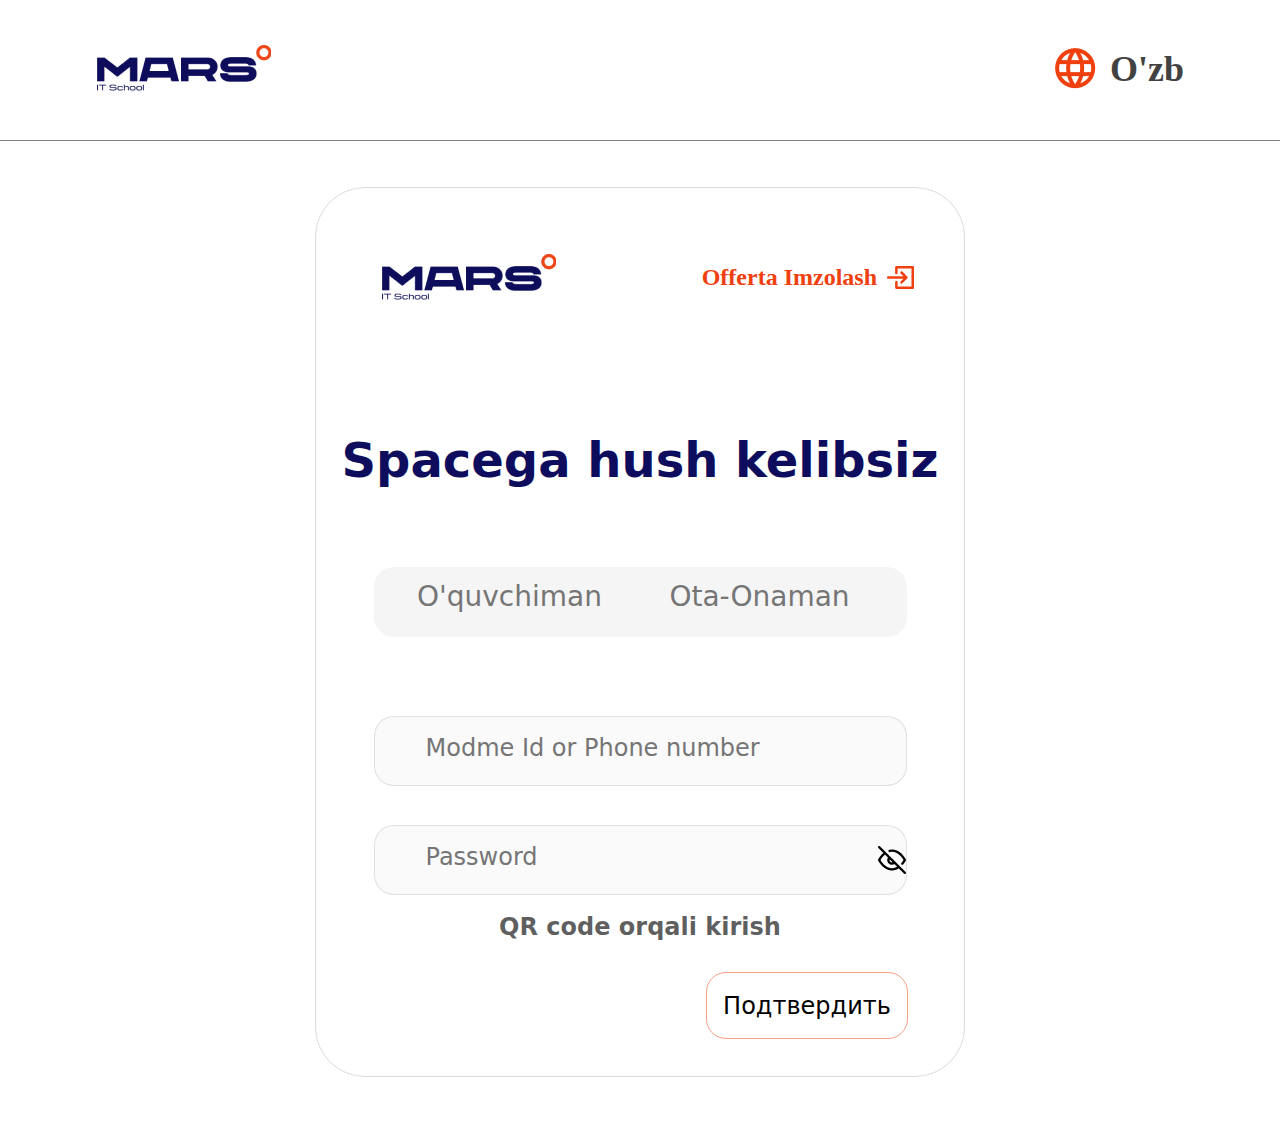
<file: index.html>
<!DOCTYPE html>
<html lang="en">
  <head>
    <meta charset="UTF-8" />
    <meta name="viewport" content="width=device-width, initial-scale=1.0" />
    <link rel="stylesheet" href="main.css" />
    <title>Document</title>
  </head>

  <body>
    <header>
      <div class="container">
        <div class="header">
          <img src="image 2 (1).png" alt="marsit_logo" />
          <div class="laungage">
            <img src="Vector (4).png" alt="til" />
            <p class="laungage_text">O'zb</p>
          </div>
        </div>
      </div>
    </header>

    <main>
      <section>
        <div class="box-father">
          <div class="logo_offerta">
            <img class="mars-logo" src="image 2 (1).png" alt="mars_logo" />
            <div class="offerta">
              <p class="offerta_imzolash">Offerta Imzolash</p>
              <img src="Vector (5).png" alt="vector5" />
            </div>
          </div>

          <h1 class="Welcome">Spacega hush kelibsiz</h1>

          <div class="oquvchi-otaona">
            <div class="oquvchi-ota">
              <p class="oquvchi">O'quvchiman</p>
            </div>

            <div class="oquvchi-ota">
              <p class="oquvchi">Ota-Onaman</p>
            </div>
          </div>

          <form action="">
            <input
              id="ModmeId"
              type="number"
              placeholder="Modme Id or Phone number"
            />
            <input id="pas" class="img" type="number" placeholder="Password" />
          </form>
          <h2 class="eroor"></h2>
          <h2 class="qr-cod">QR code orqali kirish</h2>

          <button class="tasdiqlash">Подтвердить</button>
        </div>
      </section>
    </main>

    <script src="./main.js"></script>
    <script src="./about.js"></script>
  </body>
</html>
</file>
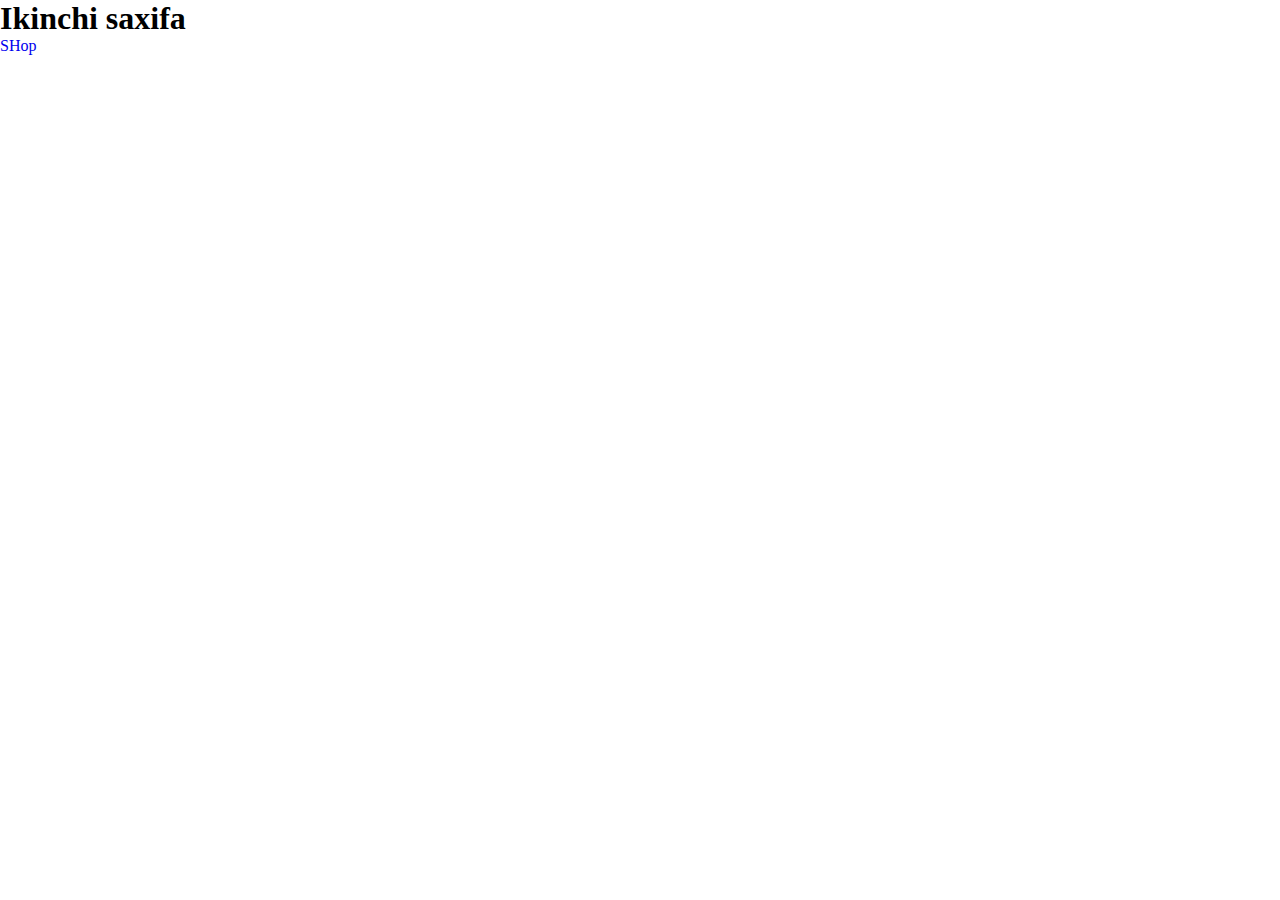
<file: about.html>
<!DOCTYPE html>
<html lang="en">
  <head>
    <meta charset="UTF-8" />
    <meta name="viewport" content="width=device-width, initial-scale=1.0" />
    <link rel="stylesheet" href="main.css" />
    <title>Document</title>
  </head>
  <body>
    <h1 class="item">Ikinchi saxifa</h1>

    <a href="./shop.html.html">SHop</a>
    <script src="./main.js"></script>
    <script src="about.js"></script>
  </body>
</html>
</file>
<file: main.css>
* {
    padding: 0;
    margin: 0;
    box-sizing: border-box;
    list-style: none;
    text-decoration: none;

}

input {}


.container {
    max-width: 100%;
    width: 85%;
    margin: 0 auto;
}


header {
    border-bottom: 1px solid gray;
}

.header {
    display: flex;
    justify-content: space-between;
    align-items: center;
    padding-top: 45px;
    padding-bottom: 48px;
}

.laungage {
    display: flex;
    justify-content: center;
    align-items: center;
    gap: 14px;
}

.laungage_text {
    font-size: 36px;
    font-weight: bold;
    color: #424242;
}

.box-father {
    width: 650px;
    height: 890px;
    border: #DEDBDB 1px solid;
    border-radius: 50px;
    margin: 46px auto;
}

.logo_offerta {
    display: flex;
    justify-content: space-between;
    align-items: center;
    margin-top: 66px;
}

.offerta {
    display: flex;
    justify-content: center;
    align-items: center;
    gap: 10px;
    padding-right: 50px;
}

.offerta_imzolash {
    font-size: 24px;
    font-weight: bold;
    color: #F0400F;
}

.mars-logo {
    padding-left: 65px;
}

.Welcome {
    font-size: 48px;
    color: #0E0D5D;
    font-family: system-ui, -apple-system, BlinkMacSystemFont, 'Segoe UI', Roboto, Oxygen, Ubuntu, Cantarell, 'Open Sans', 'Helvetica Neue', sans-serif;
    text-align: center;
    margin-top: 131px;
}

.oquvchi-otaona {
    width: 533px;
    height: 70px;
    background-color: #F5F5F5;
    border-radius: 20px;
    padding: 8px 11px;
    margin: 79px auto;
    display: flex;
}

.oquvchi {
    font-size: 28px;
    font-family: system-ui, -apple-system, BlinkMacSystemFont, 'Segoe UI', Roboto, Oxygen, Ubuntu, Cantarell, 'Open Sans', 'Helvetica Neue', sans-serif;
    display: flex;
    justify-content: center;
    align-items: center;
    color: #757575;
    padding: 5px;
}

.oquvchi:hover {
    color: black;
}

.oquvchi-ota {
    width: 250px;
    height: 49px;
}

.oquvchi-ota:hover {
    background-color: white;
    border-radius: 15px;
}

input {
    width: 533px;
    height: 70px;
    background-color: #FAFAFA;
    border: 1px solid #75757530;
    border-radius: 20px;
}

input::placeholder {
    font-size: 24px;
    font-family: system-ui, -apple-system, BlinkMacSystemFont, 'Segoe UI', Roboto, Oxygen, Ubuntu, Cantarell, 'Open Sans', 'Helvetica Neue', sans-serif;
    padding-left: 51px;
}

input:focus {
    outline: none;
}

form {
    display: flex;
    justify-content: center;
    align-items: center;
    flex-direction: column;
    gap: 39px;
}

.img {
    background-image: url(Eye.png);
    background-repeat: no-repeat;
    background-position: right;
}

.qr-cod {
    font-size: 24px;
    color: #000000A3;
    text-align: center;
    margin-top: 18px;
    font-family: system-ui, -apple-system, BlinkMacSystemFont, 'Segoe UI', Roboto, Oxygen, Ubuntu, Cantarell, 'Open Sans', 'Helvetica Neue', sans-serif;
}

.tasdiqlash {
    width: 202px;
    height: 67px;
    background-color: white;
    color: black;
    font-size: 24px;
    font-family: system-ui, -apple-system, BlinkMacSystemFont, 'Segoe UI', Roboto, Oxygen, Ubuntu, Cantarell, 'Open Sans', 'Helvetica Neue', sans-serif;
    border: 1px solid #F69E86;
    border-radius: 20px;
    margin-top: 31px;
    margin-left: 390px;
}

.tasdiqlash:hover {
    background-color: #F69E86;
    color: white;
}
</file>
